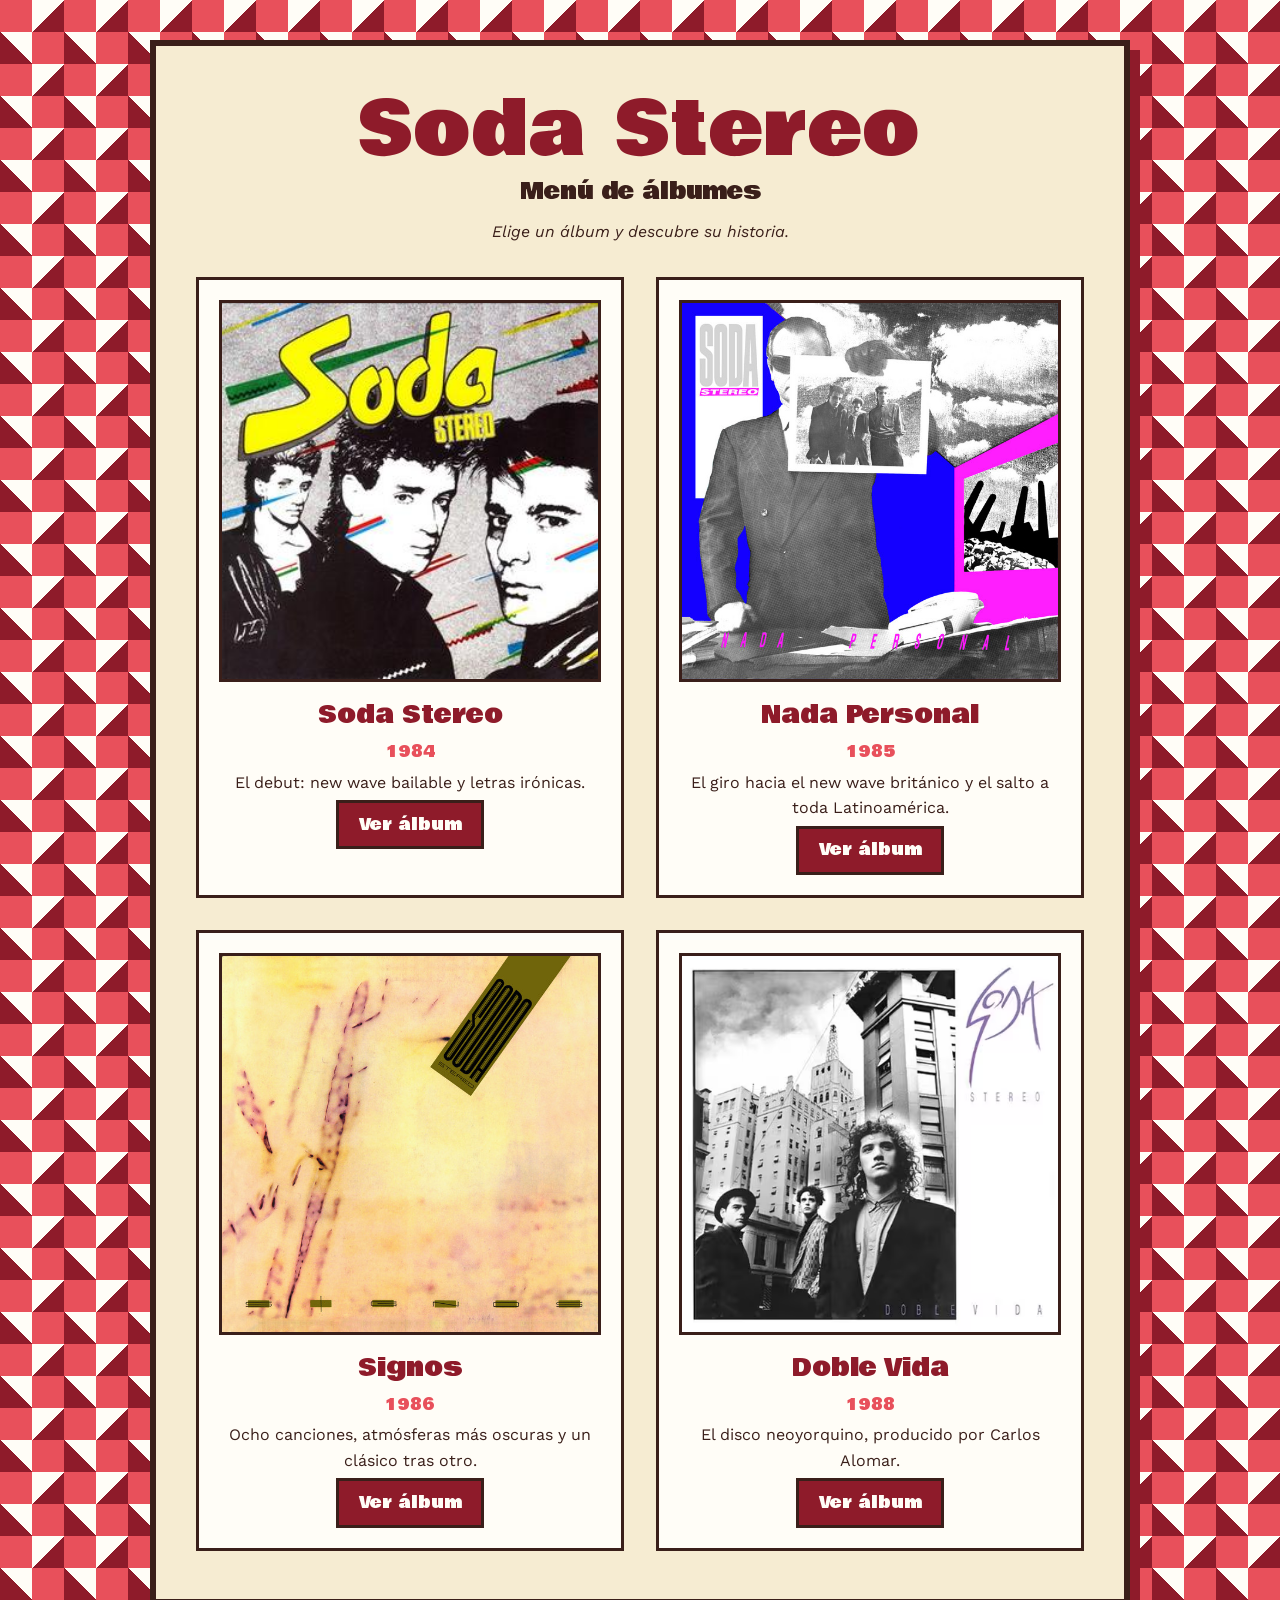
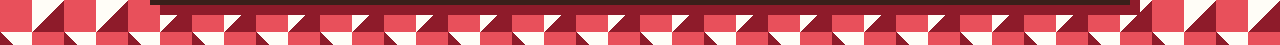
<file: index.html>
<!DOCTYPE html>
<html lang="es">
<head>
<meta charset="UTF-8">
<meta name="viewport" content="width=device-width, initial-scale=1">
<title>Soda Stereo — Menú de álbumes</title>
<link rel="stylesheet" href="style.css">
</head>
<body>
<main class="carta">
  <header class="cabecera">
    <h1>Soda Stereo</h1>
    <p class="sub">Menú de álbumes</p>
    <p class="frase">Elige un álbum y descubre su historia.</p>
  </header>
  <section class="menu">
    <!-- Álbum: Soda Stereo -->
    <article class="plato">
      <a class="portada" href="soda-stereo.html"><img src="imagenes/soda-stereo.jpg" alt="Portada del álbum Soda Stereo de Soda Stereo"></a>
      <h2>Soda Stereo</h2>
      <p class="anio">1984</p>
      <p>El debut: new wave bailable y letras irónicas.</p>
      <a class="boton" href="soda-stereo.html">Ver álbum</a>
    </article>
    <!-- Álbum: Nada Personal -->
    <article class="plato">
      <a class="portada" href="nada-personal.html"><img src="imagenes/nada-personal.jpg" alt="Portada del álbum Nada Personal de Soda Stereo"></a>
      <h2>Nada Personal</h2>
      <p class="anio">1985</p>
      <p>El giro hacia el new wave británico y el salto a toda Latinoamérica.</p>
      <a class="boton" href="nada-personal.html">Ver álbum</a>
    </article>
    <!-- Álbum: Signos -->
    <article class="plato">
      <a class="portada" href="signos.html"><img src="imagenes/signos.jpg" alt="Portada del álbum Signos de Soda Stereo"></a>
      <h2>Signos</h2>
      <p class="anio">1986</p>
      <p>Ocho canciones, atmósferas más oscuras y un clásico tras otro.</p>
      <a class="boton" href="signos.html">Ver álbum</a>
    </article>
    <!-- Álbum: Doble Vida -->
    <article class="plato">
      <a class="portada" href="doble-vida.html"><img src="imagenes/doble-vida.jpg" alt="Portada del álbum Doble Vida de Soda Stereo"></a>
      <h2>Doble Vida</h2>
      <p class="anio">1988</p>
      <p>El disco neoyorquino, producido por Carlos Alomar.</p>
      <a class="boton" href="doble-vida.html">Ver álbum</a>
    </article>
  </section>
</main>
</body>
</html>
</file>
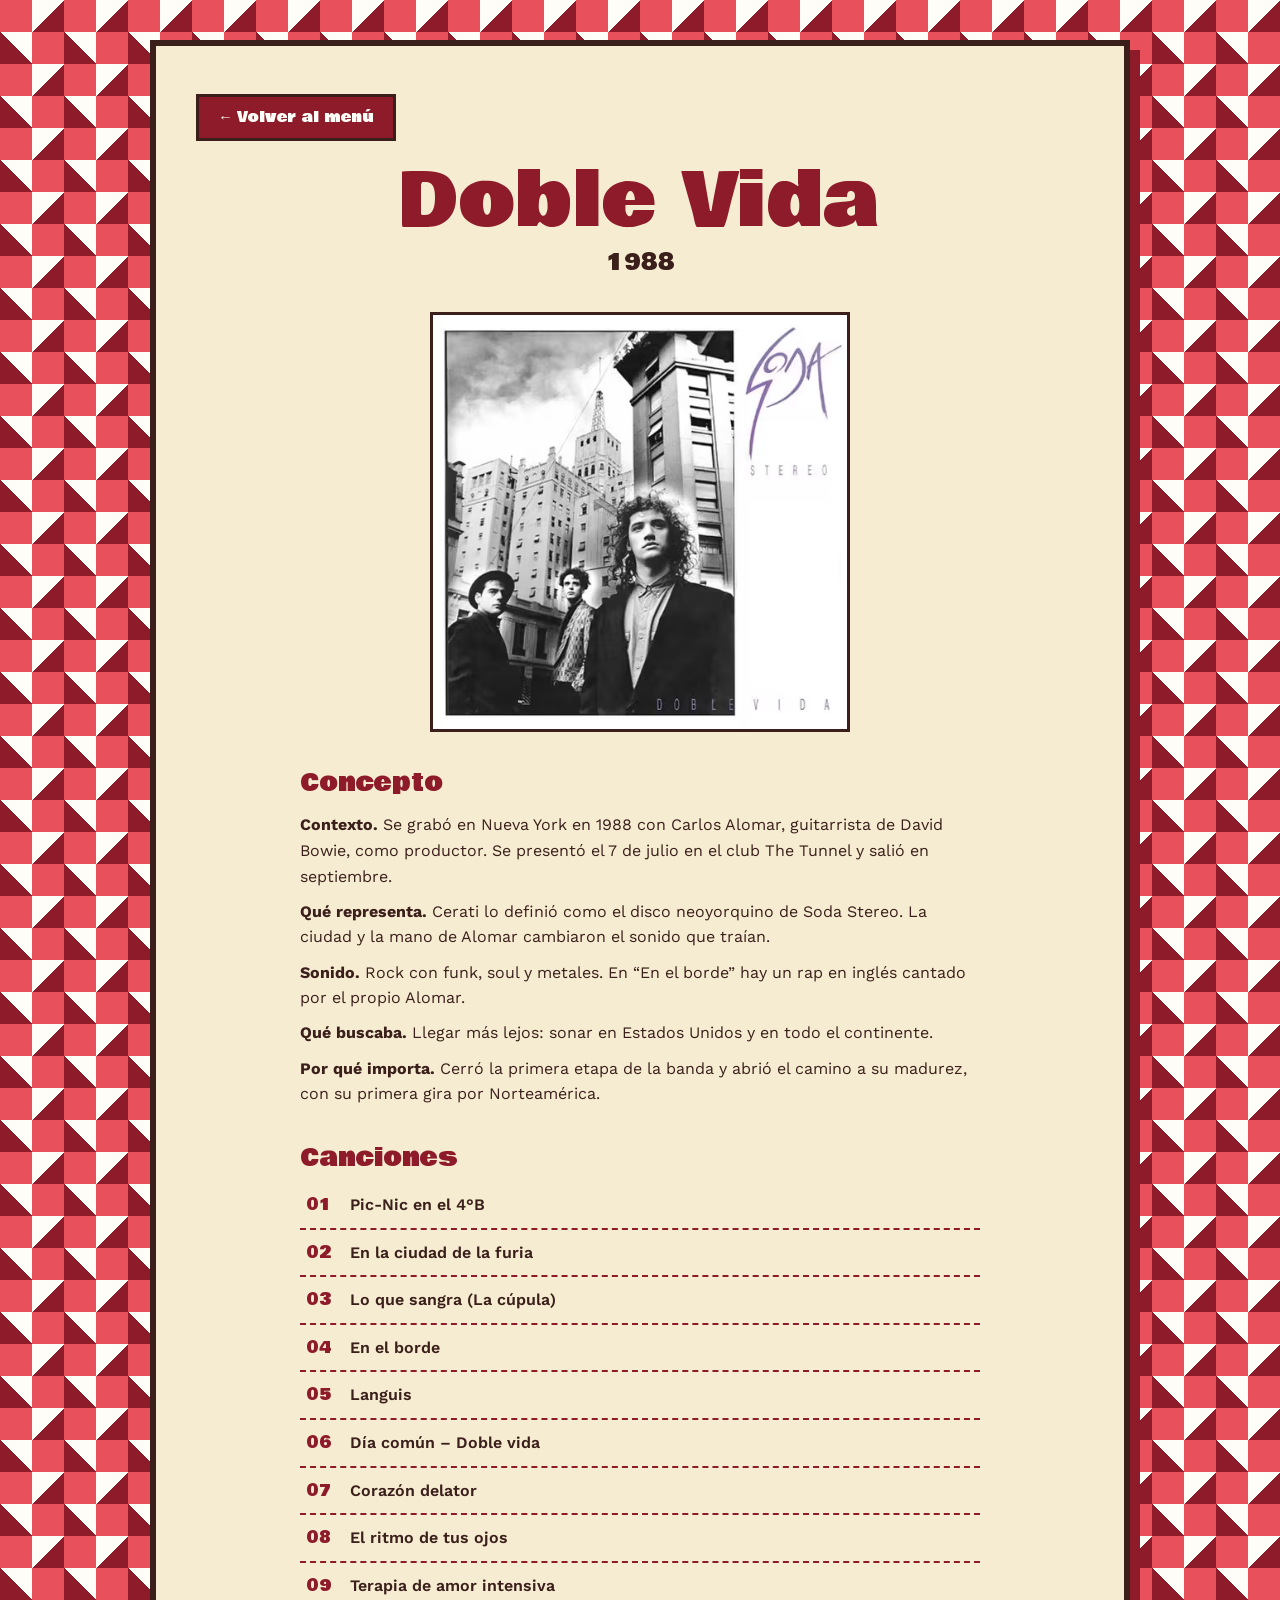
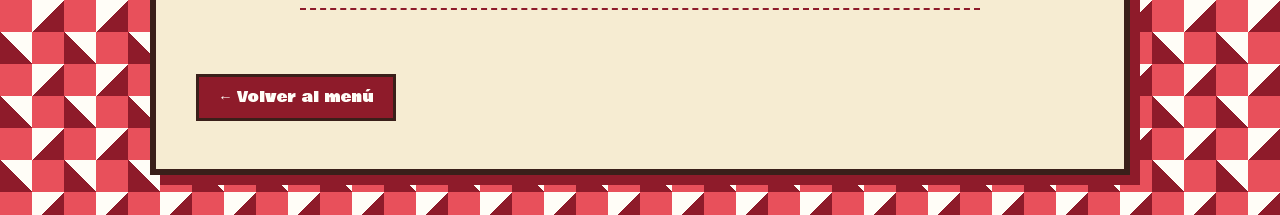
<file: doble-vida.html>
<!DOCTYPE html>
<html lang="es">
<head>
<meta charset="UTF-8">
<meta name="viewport" content="width=device-width, initial-scale=1">
<title>Doble Vida (1988) — Soda Stereo</title>
<link rel="stylesheet" href="style.css">
</head>
<body>
<main class="carta">
  <a class="volver" href="index.html">← Volver al menú</a>
  <header class="cabecera">
    <h1>Doble Vida</h1>
    <p class="sub">1988</p>
  </header>
  <!-- Coloca tu imagen en imagenes/doble-vida.jpg -->
  <div class="portada grande"><img src="imagenes/doble-vida.jpg" alt="Portada del álbum Doble Vida de Soda Stereo"></div>
  <section class="bloque">
    <h2>Concepto</h2>
    <p><strong>Contexto.</strong> Se grabó en Nueva York en 1988 con Carlos Alomar, guitarrista de David Bowie, como productor. Se presentó el 7 de julio en el club The Tunnel y salió en septiembre.</p>
    <p><strong>Qué representa.</strong> Cerati lo definió como el disco neoyorquino de Soda Stereo. La ciudad y la mano de Alomar cambiaron el sonido que traían.</p>
    <p><strong>Sonido.</strong> Rock con funk, soul y metales. En “En el borde” hay un rap en inglés cantado por el propio Alomar.</p>
    <p><strong>Qué buscaba.</strong> Llegar más lejos: sonar en Estados Unidos y en todo el continente.</p>
    <p><strong>Por qué importa.</strong> Cerró la primera etapa de la banda y abrió el camino a su madurez, con su primera gira por Norteamérica.</p>
  </section>
  <section class="bloque">
    <h2>Canciones</h2>
    <ol class="canciones">
      <li><span class="num">01</span><span class="tit">Pic-Nic en el 4°B</span></li>
      <li><span class="num">02</span><span class="tit">En la ciudad de la furia</span></li>
      <li><span class="num">03</span><span class="tit">Lo que sangra (La cúpula)</span></li>
      <li><span class="num">04</span><span class="tit">En el borde</span></li>
      <li><span class="num">05</span><span class="tit">Languis</span></li>
      <li><span class="num">06</span><span class="tit">Día común – Doble vida</span></li>
      <li><span class="num">07</span><span class="tit">Corazón delator</span></li>
      <li><span class="num">08</span><span class="tit">El ritmo de tus ojos</span></li>
      <li><span class="num">09</span><span class="tit">Terapia de amor intensiva</span></li>
    </ol>
  </section>
  <a class="volver abajo" href="index.html">← Volver al menú</a>
</main>
</body>
</html>
</file>
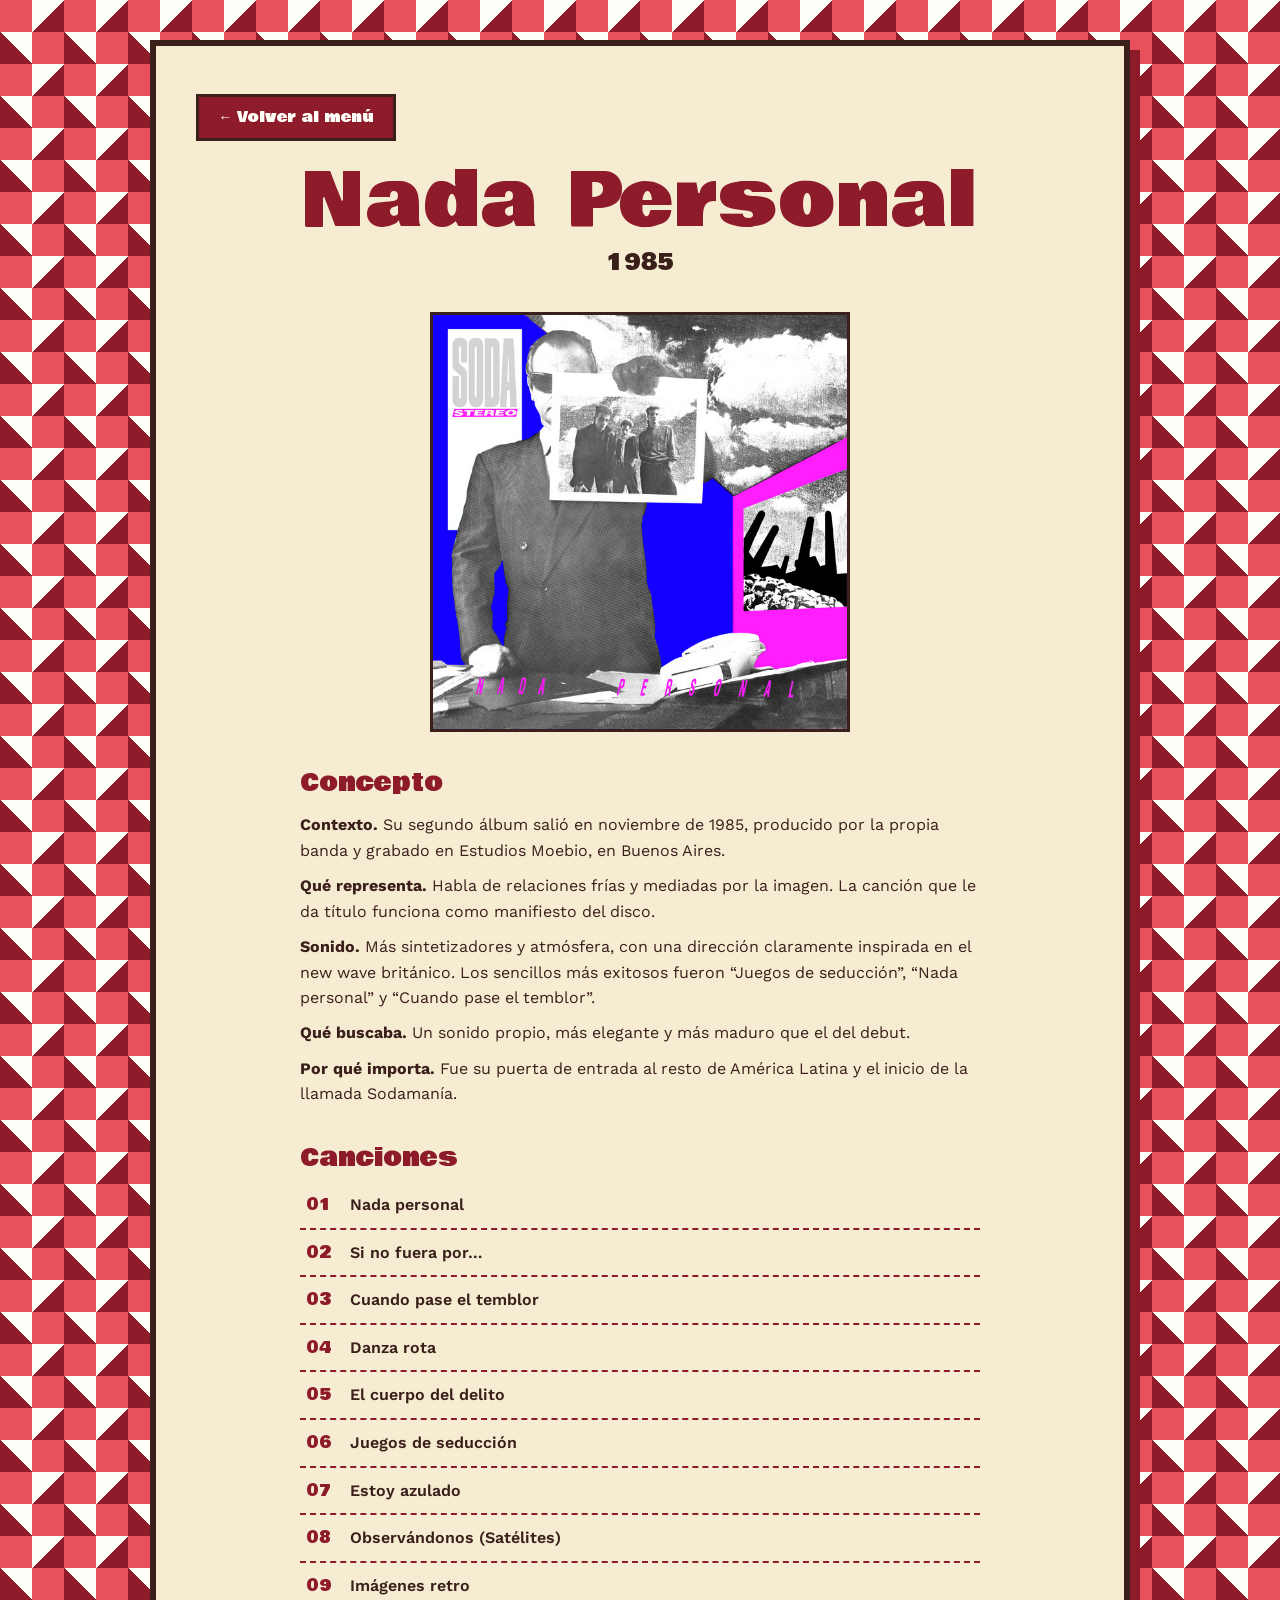
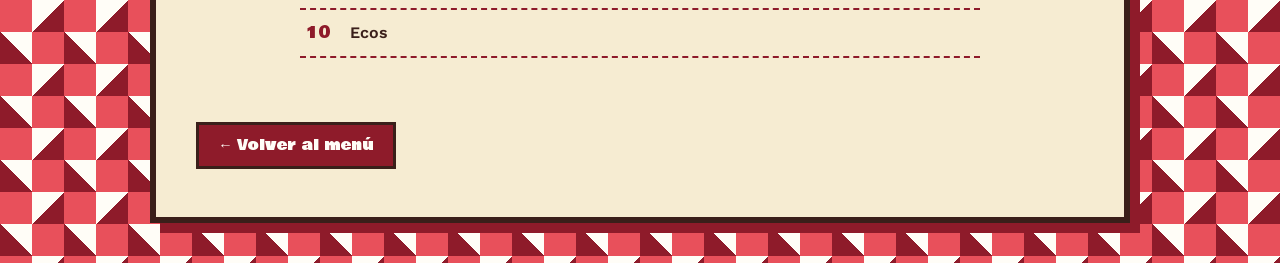
<file: nada-personal.html>
<!DOCTYPE html>
<html lang="es">
<head>
<meta charset="UTF-8">
<meta name="viewport" content="width=device-width, initial-scale=1">
<title>Nada Personal (1985) — Soda Stereo</title>
<link rel="stylesheet" href="style.css">
</head>
<body>
<main class="carta">
  <a class="volver" href="index.html">← Volver al menú</a>
  <header class="cabecera">
    <h1>Nada Personal</h1>
    <p class="sub">1985</p>
  </header>
  <!-- Coloca tu imagen en imagenes/nada-personal.jpg -->
  <div class="portada grande"><img src="imagenes/nada-personal.jpg" alt="Portada del álbum Nada Personal de Soda Stereo"></div>
  <section class="bloque">
    <h2>Concepto</h2>
    <p><strong>Contexto.</strong> Su segundo álbum salió en noviembre de 1985, producido por la propia banda y grabado en Estudios Moebio, en Buenos Aires.</p>
    <p><strong>Qué representa.</strong> Habla de relaciones frías y mediadas por la imagen. La canción que le da título funciona como manifiesto del disco.</p>
    <p><strong>Sonido.</strong> Más sintetizadores y atmósfera, con una dirección claramente inspirada en el new wave británico. Los sencillos más exitosos fueron “Juegos de seducción”, “Nada personal” y “Cuando pase el temblor”.</p>
    <p><strong>Qué buscaba.</strong> Un sonido propio, más elegante y más maduro que el del debut.</p>
    <p><strong>Por qué importa.</strong> Fue su puerta de entrada al resto de América Latina y el inicio de la llamada Sodamanía.</p>
  </section>
  <section class="bloque">
    <h2>Canciones</h2>
    <ol class="canciones">
      <li><span class="num">01</span><span class="tit">Nada personal</span></li>
      <li><span class="num">02</span><span class="tit">Si no fuera por…</span></li>
      <li><span class="num">03</span><span class="tit">Cuando pase el temblor</span></li>
      <li><span class="num">04</span><span class="tit">Danza rota</span></li>
      <li><span class="num">05</span><span class="tit">El cuerpo del delito</span></li>
      <li><span class="num">06</span><span class="tit">Juegos de seducción</span></li>
      <li><span class="num">07</span><span class="tit">Estoy azulado</span></li>
      <li><span class="num">08</span><span class="tit">Observándonos (Satélites)</span></li>
      <li><span class="num">09</span><span class="tit">Imágenes retro</span></li>
      <li><span class="num">10</span><span class="tit">Ecos</span></li>
    </ol>
  </section>
  <a class="volver abajo" href="index.html">← Volver al menú</a>
</main>
</body>
</html>
</file>
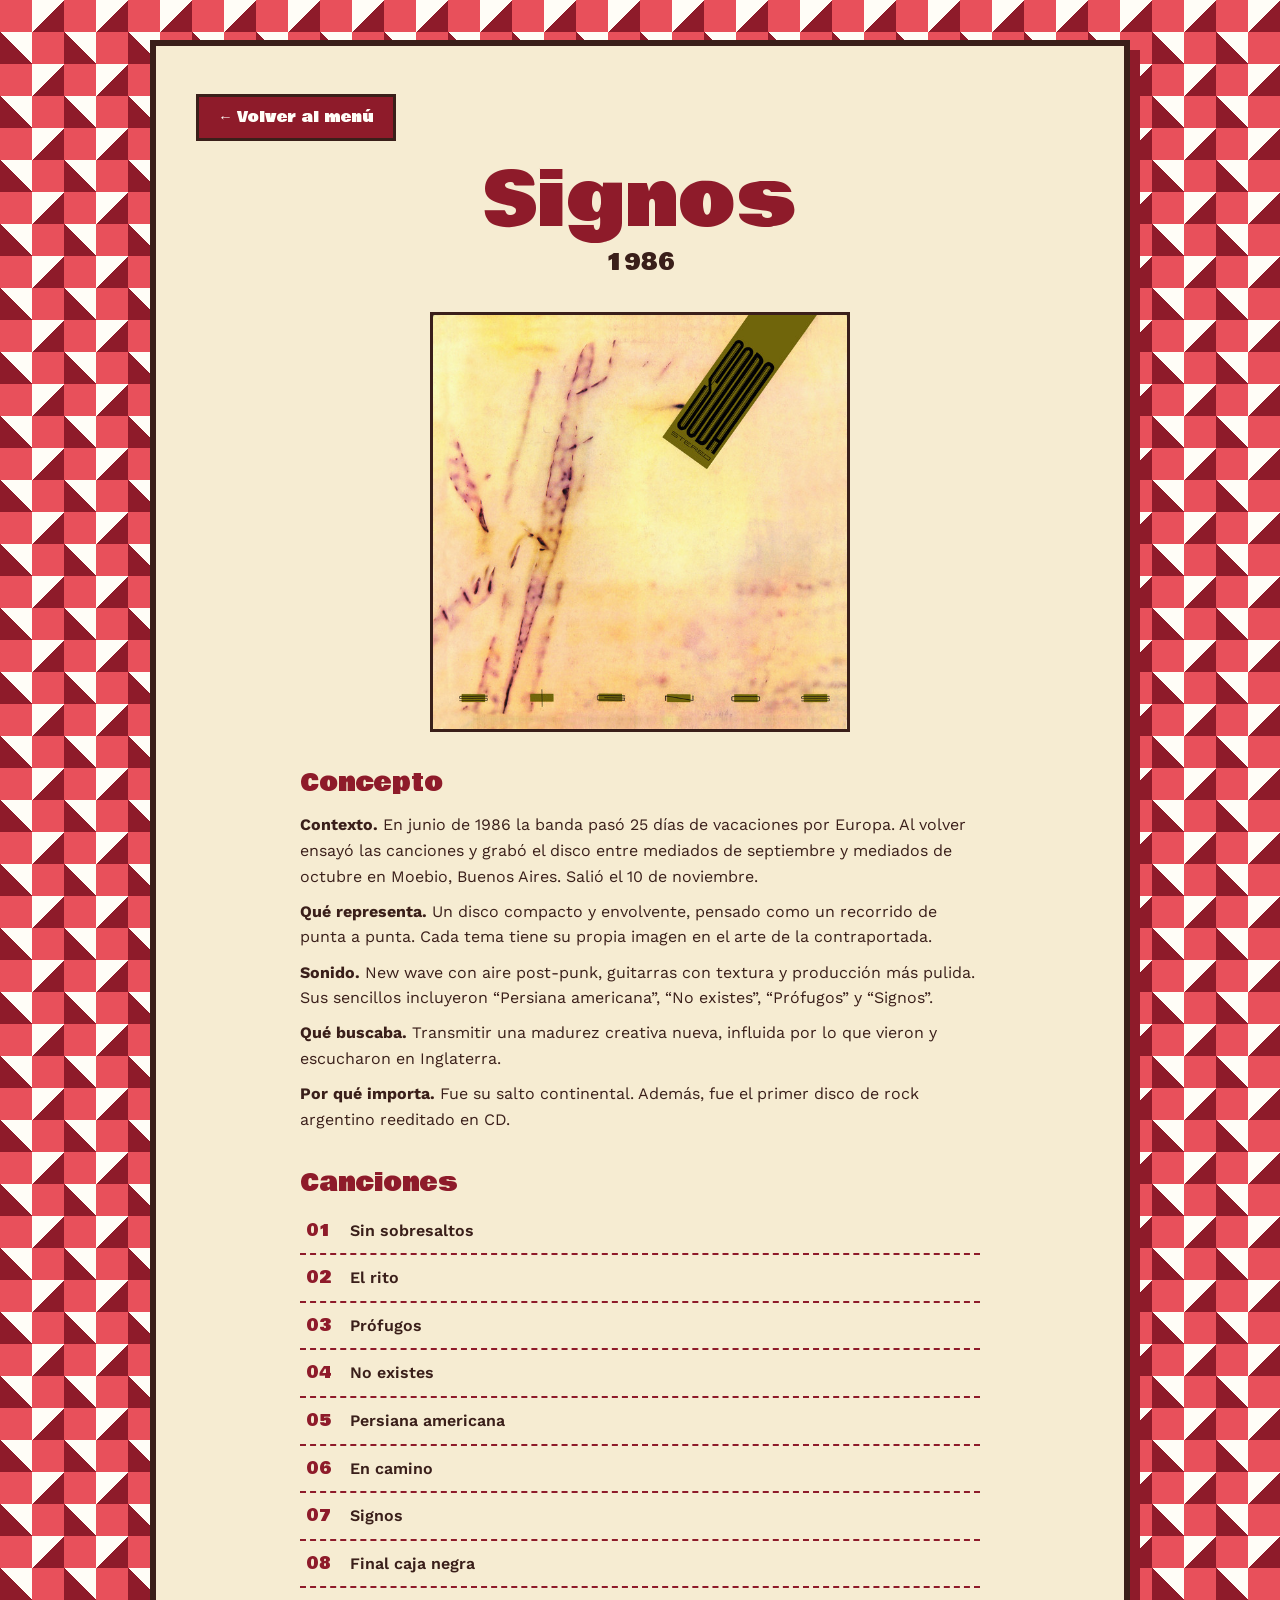
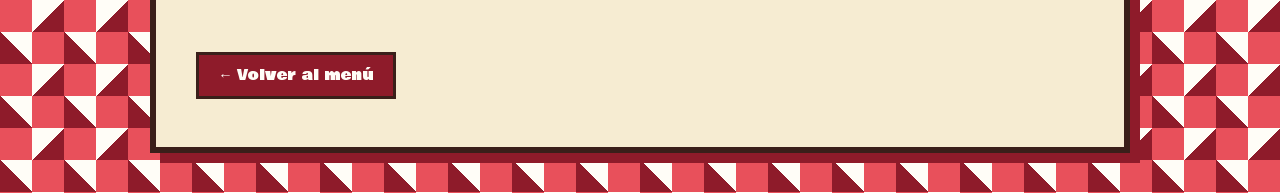
<file: signos.html>
<!DOCTYPE html>
<html lang="es">
<head>
<meta charset="UTF-8">
<meta name="viewport" content="width=device-width, initial-scale=1">
<title>Signos (1986) — Soda Stereo</title>
<link rel="stylesheet" href="style.css">
</head>
<body>
<main class="carta">
  <a class="volver" href="index.html">← Volver al menú</a>
  <header class="cabecera">
    <h1>Signos</h1>
    <p class="sub">1986</p>
  </header>
  <!-- Coloca tu imagen en imagenes/signos.jpg -->
  <div class="portada grande"><img src="imagenes/signos.jpg" alt="Portada del álbum Signos de Soda Stereo"></div>
  <section class="bloque">
    <h2>Concepto</h2>
    <p><strong>Contexto.</strong> En junio de 1986 la banda pasó 25 días de vacaciones por Europa. Al volver ensayó las canciones y grabó el disco entre mediados de septiembre y mediados de octubre en Moebio, Buenos Aires. Salió el 10 de noviembre.</p>
    <p><strong>Qué representa.</strong> Un disco compacto y envolvente, pensado como un recorrido de punta a punta. Cada tema tiene su propia imagen en el arte de la contraportada.</p>
    <p><strong>Sonido.</strong> New wave con aire post-punk, guitarras con textura y producción más pulida. Sus sencillos incluyeron “Persiana americana”, “No existes”, “Prófugos” y “Signos”.</p>
    <p><strong>Qué buscaba.</strong> Transmitir una madurez creativa nueva, influida por lo que vieron y escucharon en Inglaterra.</p>
    <p><strong>Por qué importa.</strong> Fue su salto continental. Además, fue el primer disco de rock argentino reeditado en CD.</p>
  </section>
  <section class="bloque">
    <h2>Canciones</h2>
    <ol class="canciones">
      <li><span class="num">01</span><span class="tit">Sin sobresaltos</span></li>
      <li><span class="num">02</span><span class="tit">El rito</span></li>
      <li><span class="num">03</span><span class="tit">Prófugos</span></li>
      <li><span class="num">04</span><span class="tit">No existes</span></li>
      <li><span class="num">05</span><span class="tit">Persiana americana</span></li>
      <li><span class="num">06</span><span class="tit">En camino</span></li>
      <li><span class="num">07</span><span class="tit">Signos</span></li>
      <li><span class="num">08</span><span class="tit">Final caja negra</span></li>
    </ol>
  </section>
  <a class="volver abajo" href="index.html">← Volver al menú</a>
</main>
</body>
</html>
</file>
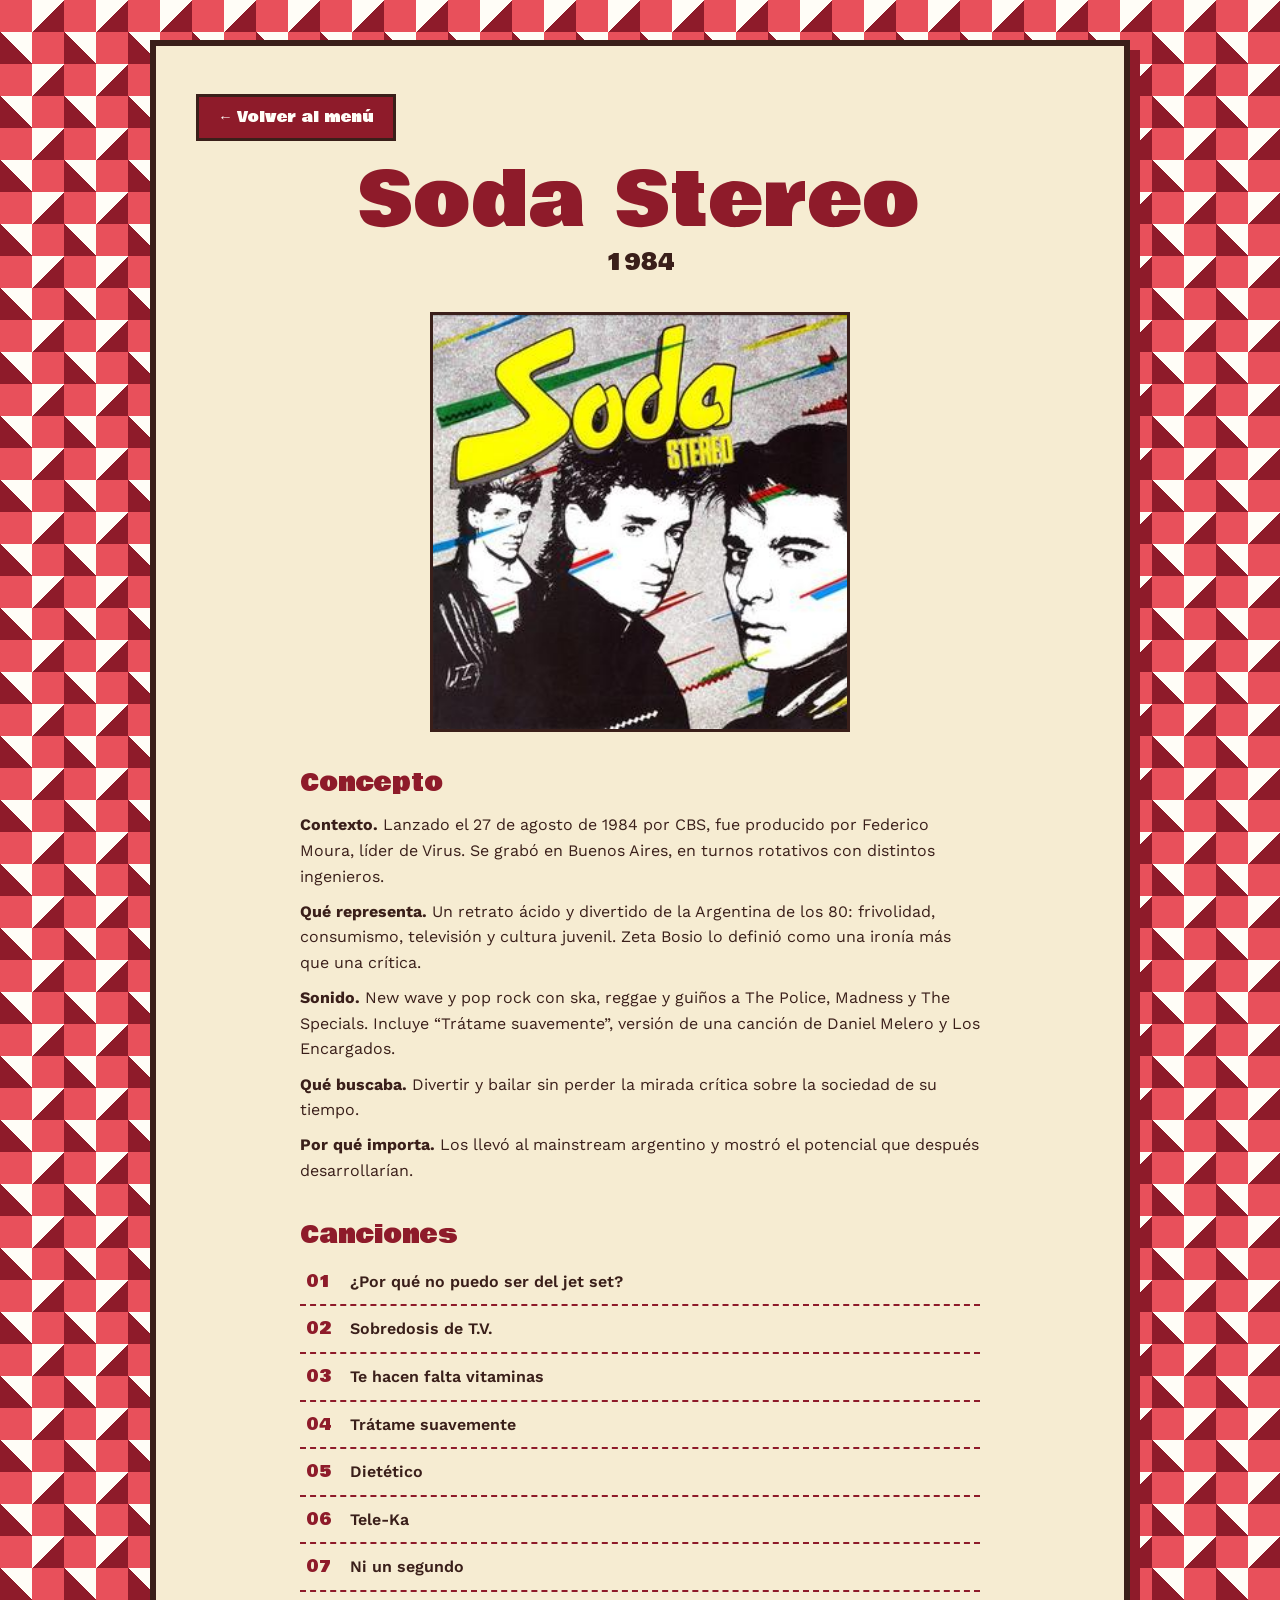
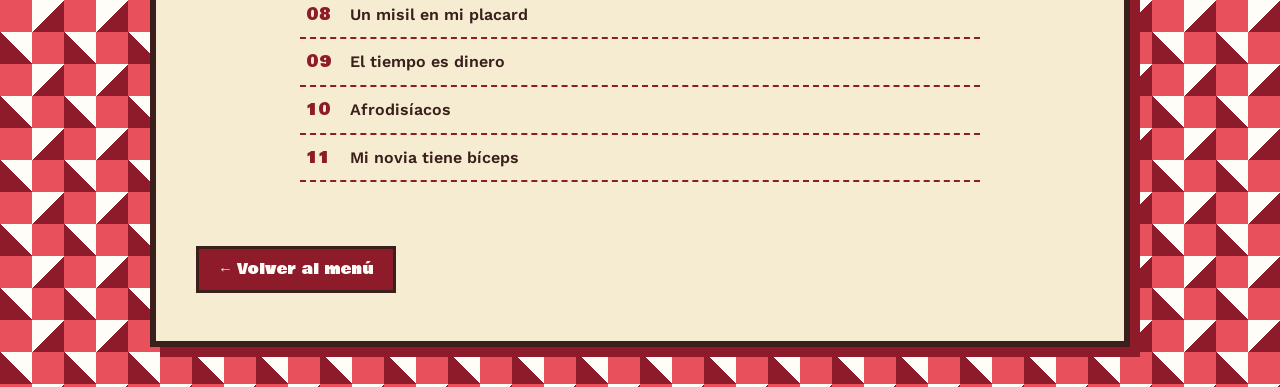
<file: soda-stereo.html>
<!DOCTYPE html>
<html lang="es">
<head>
<meta charset="UTF-8">
<meta name="viewport" content="width=device-width, initial-scale=1">
<title>Soda Stereo (1984) — Soda Stereo</title>
<link rel="stylesheet" href="style.css">
</head>
<body>
<main class="carta">
  <a class="volver" href="index.html">← Volver al menú</a>
  <header class="cabecera">
    <h1>Soda Stereo</h1>
    <p class="sub">1984</p>
  </header>
  <!-- Coloca tu imagen en imagenes/soda-stereo.jpg -->
  <div class="portada grande"><img src="imagenes/soda-stereo.jpg" alt="Portada del álbum Soda Stereo de Soda Stereo"></div>
  <section class="bloque">
    <h2>Concepto</h2>
    <p><strong>Contexto.</strong> Lanzado el 27 de agosto de 1984 por CBS, fue producido por Federico Moura, líder de Virus. Se grabó en Buenos Aires, en turnos rotativos con distintos ingenieros.</p>
    <p><strong>Qué representa.</strong> Un retrato ácido y divertido de la Argentina de los 80: frivolidad, consumismo, televisión y cultura juvenil. Zeta Bosio lo definió como una ironía más que una crítica.</p>
    <p><strong>Sonido.</strong> New wave y pop rock con ska, reggae y guiños a The Police, Madness y The Specials. Incluye “Trátame suavemente”, versión de una canción de Daniel Melero y Los Encargados.</p>
    <p><strong>Qué buscaba.</strong> Divertir y bailar sin perder la mirada crítica sobre la sociedad de su tiempo.</p>
    <p><strong>Por qué importa.</strong> Los llevó al mainstream argentino y mostró el potencial que después desarrollarían.</p>
  </section>
  <section class="bloque">
    <h2>Canciones</h2>
    <ol class="canciones">
      <li><span class="num">01</span><span class="tit">¿Por qué no puedo ser del jet set?</span></li>
      <li><span class="num">02</span><span class="tit">Sobredosis de T.V.</span></li>
      <li><span class="num">03</span><span class="tit">Te hacen falta vitaminas</span></li>
      <li><span class="num">04</span><span class="tit">Trátame suavemente</span></li>
      <li><span class="num">05</span><span class="tit">Dietético</span></li>
      <li><span class="num">06</span><span class="tit">Tele-Ka</span></li>
      <li><span class="num">07</span><span class="tit">Ni un segundo</span></li>
      <li><span class="num">08</span><span class="tit">Un misil en mi placard</span></li>
      <li><span class="num">09</span><span class="tit">El tiempo es dinero</span></li>
      <li><span class="num">10</span><span class="tit">Afrodisíacos</span></li>
      <li><span class="num">11</span><span class="tit">Mi novia tiene bíceps</span></li>
    </ol>
  </section>
  <a class="volver abajo" href="index.html">← Volver al menú</a>
</main>
</body>
</html>
</file>
<file: style.css>
/* ===== Soda Stereo · menú retro — solo HTML + CSS ===== */
@import url('https://fonts.googleapis.com/css2?family=Bowlby+One&family=Work+Sans:wght@400;600&display=swap');

/* Colores: cámbialos aquí */
:root{
  --crema:#f6ecd2; --rosa:#e8505b; --oscuro:#8e1b2a;
  --blanco:#fffdf7; --tinta:#3a1f1a;
  --titulo:'Bowlby One','Arial Black',sans-serif;
  --texto:'Work Sans',Helvetica,Arial,sans-serif;
}
*{box-sizing:border-box}
html{scroll-behavior:smooth}
body{
  margin:0; padding:40px 16px; font-family:var(--texto); color:var(--tinta); line-height:1.6;
  /* Fondo geométrico: rombos rosa / rojo oscuro / blanco */
  background-color:var(--rosa);
  background-image:
    linear-gradient(45deg,var(--oscuro) 25%,transparent 25%),
    linear-gradient(-45deg,var(--oscuro) 25%,transparent 25%),
    linear-gradient(45deg,transparent 75%,var(--blanco) 75%),
    linear-gradient(-45deg,transparent 75%,var(--blanco) 75%);
  background-size:64px 64px;
  background-position:0 0,0 32px,32px -32px,-32px 0;
}
/* Tarjeta central crema */
.carta{
  max-width:980px; margin:0 auto; padding:48px 40px; background:var(--crema);
  border:6px solid var(--tinta); outline:6px solid var(--crema); outline-offset:-18px;
  box-shadow:10px 10px 0 var(--oscuro); animation:entra .6s ease-out both;
}
@keyframes entra{from{opacity:0;transform:translateY(14px)}to{opacity:1;transform:none}}
.cabecera{text-align:center;margin-bottom:32px}
h1{font-family:var(--titulo);font-weight:400;font-size:clamp(2.4rem,8vw,4.6rem);line-height:1;margin:0;color:var(--oscuro);letter-spacing:.02em}
.sub{font-family:var(--titulo);font-size:1.4rem;margin:.4rem 0 0}
.frase{font-style:italic;margin:.6rem 0 0}
h2{font-family:var(--titulo);font-weight:400;color:var(--oscuro);margin:0 0 .3rem}

/* Cuadrícula 2x2 del menú */
.menu{display:grid;grid-template-columns:repeat(2,1fr);gap:32px}
.plato{background:var(--blanco);border:3px solid var(--tinta);padding:20px;text-align:center;transition:transform .25s,box-shadow .25s}
.plato:hover{transform:translateY(-4px) rotate(-.6deg);box-shadow:6px 6px 0 var(--rosa)}
.plato p{margin:.3rem 0}
.anio{font-family:var(--titulo);color:var(--rosa)}

/* Portadas */
.portada{display:block;aspect-ratio:1/1;overflow:hidden;border:3px solid var(--tinta);background:var(--oscuro);margin-bottom:14px}
.portada img{width:100%;height:100%;object-fit:cover;display:block;transition:transform .4s;color:var(--crema)}
.portada:hover img{transform:scale(1.05)}
.portada.grande{max-width:420px;margin:0 auto 32px}

/* Botones */
.boton,.volver{display:inline-block;font-family:var(--titulo);text-decoration:none;color:var(--blanco);background:var(--oscuro);padding:.55rem 1.2rem;border:3px solid var(--tinta);transition:background .2s,color .2s}
.boton:hover,.volver:hover,.boton:focus-visible,.volver:focus-visible{background:var(--rosa);color:var(--tinta);outline:none}
.volver{margin-bottom:24px;font-size:.9rem}
.volver.abajo{margin:32px 0 0}

/* Página de álbum */
.bloque{max-width:680px;margin:0 auto 32px}
.bloque p{margin:.6rem 0}
.canciones{list-style:none;margin:0;padding:0}
.canciones li{display:flex;gap:18px;align-items:baseline;padding:10px 6px;border-bottom:2px dashed var(--oscuro);transition:transform .2s,background .2s,color .2s}
.canciones li:hover{transform:translateX(8px);background:var(--rosa);color:var(--blanco)}
.num{font-family:var(--titulo);color:var(--oscuro);min-width:2ch}
.canciones li:hover .num{color:var(--blanco)}
.tit{font-weight:600}

/* Responsive */
@media (max-width:820px){.carta{padding:36px 22px}}
@media (max-width:600px){body{padding:20px 10px}.menu{grid-template-columns:1fr}.carta{padding:28px 16px;box-shadow:6px 6px 0 var(--oscuro)}}
@media (prefers-reduced-motion:reduce){*{animation:none!important;transition:none!important}}
</file>
